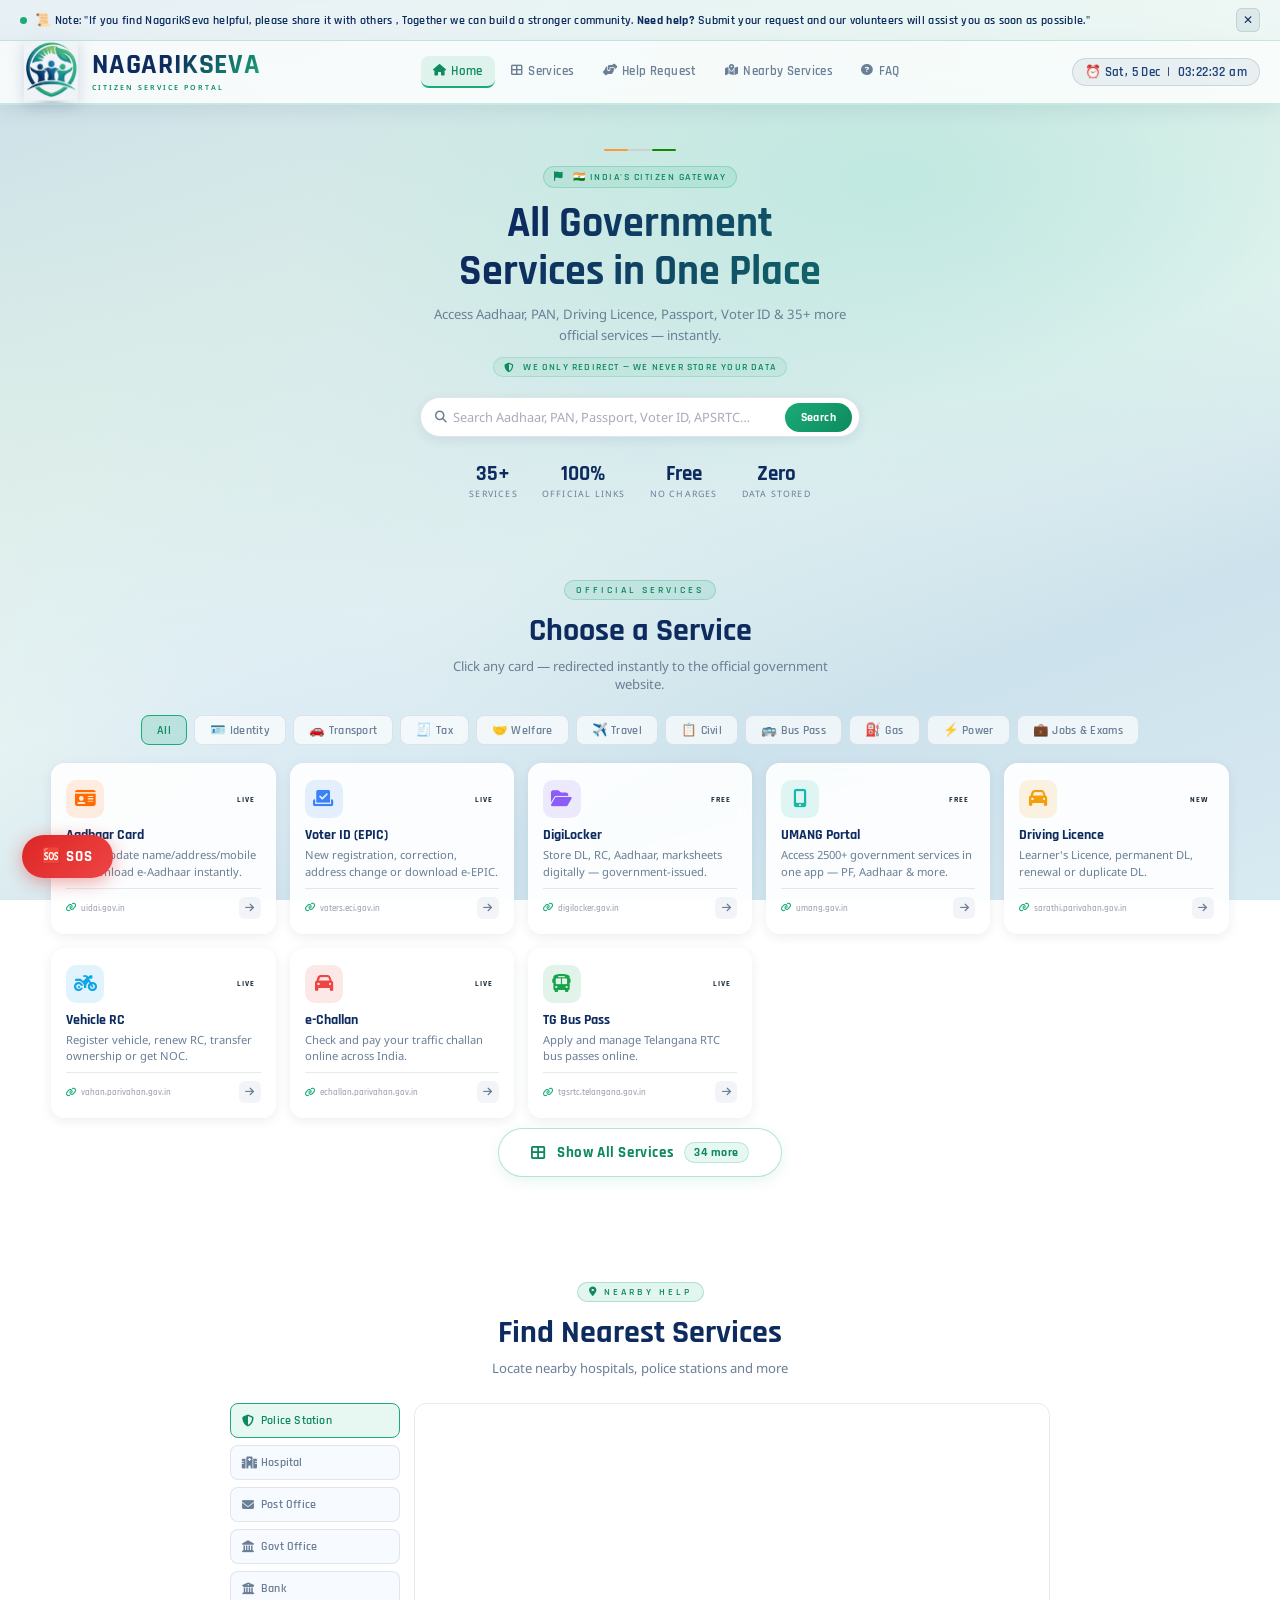
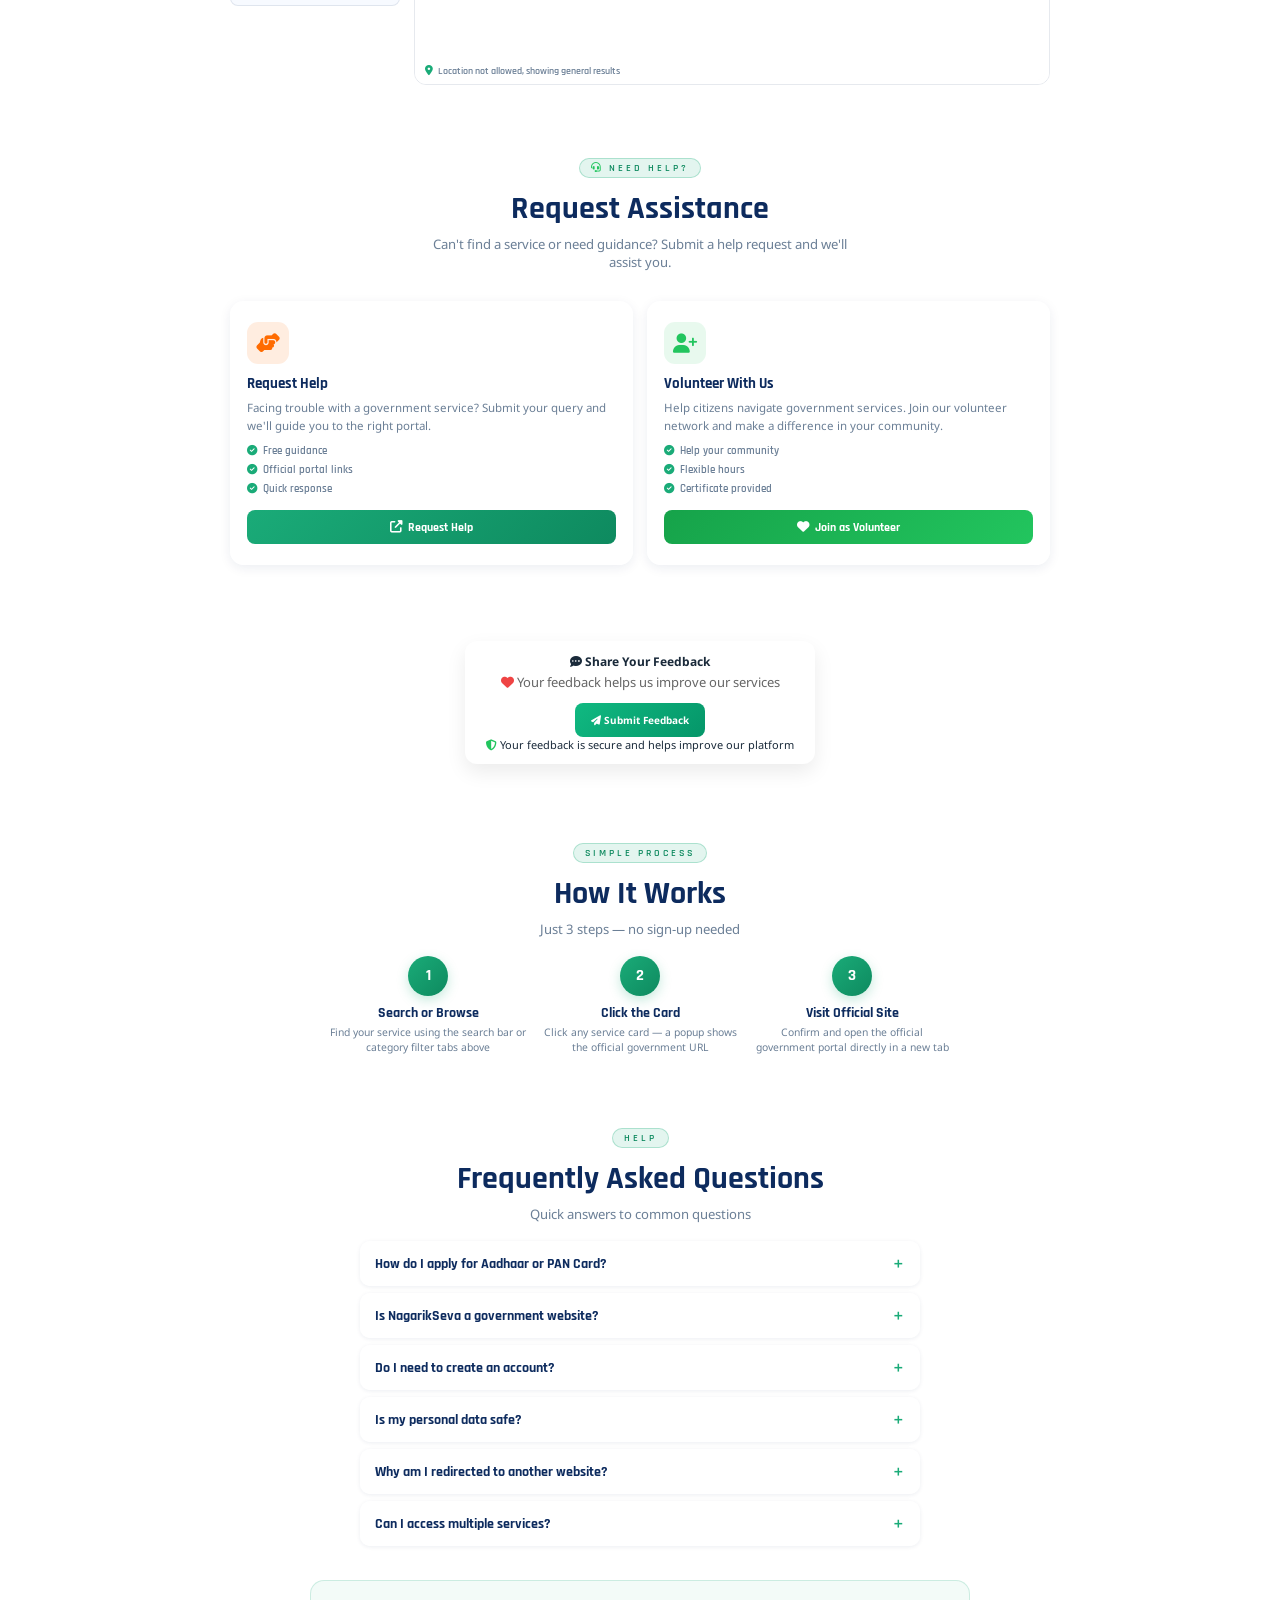
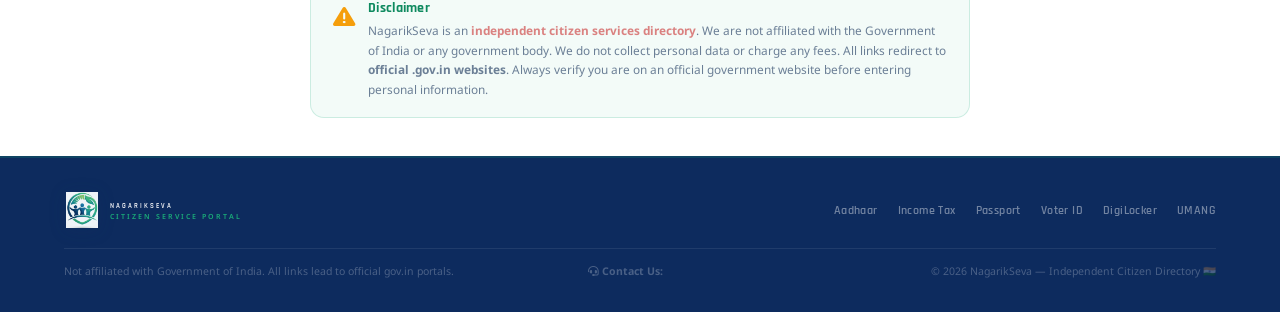
<file: index.html>
<!DOCTYPE html>
<html lang="en">
<head>
<meta charset="UTF-8">
<meta name="viewport" content="width=device-width, initial-scale=1.0">
<title>NagarikSeva – Citizen Service Portal</title>
<link rel="icon" type="image/png" href="logo.png?v=1">
<link href="https://fonts.googleapis.com/css2?family=Yatra+One&family=Rajdhani:wght@500;600;700&family=Noto+Sans:wght@300;400;500&display=swap" rel="stylesheet">
<link rel="stylesheet" href="https://cdnjs.cloudflare.com/ajax/libs/font-awesome/6.5.0/css/all.min.css">
<link rel="stylesheet" href="style.css">
</head>
<body>

<div class="orb orb1"></div>
<div class="orb orb2"></div>
<div class="orb orb3"></div>

<!-- ALERT BANNER -->
<div class="alert-banner" id="alertBanner">
  <div class="alert-inner">
    <span class="alert-dot"></span>
    <!-- <i class="fas fa-exclamation-triangle"></i> -->
    <span id="alertText">📜 Note: "If you find NagarikSeva helpful, please share it with others , Together we can build a stronger community.
 <strong>Need help?</strong> Submit your request and our volunteers will assist you as soon as possible."</span>
  </div>
  <button class="alert-close" onclick="closeAlert()">✕</button>
</div>

<!-- HEADER -->
<header id="mainHeader">
    <div class="logo">
  <img src="logo.png" alt="NagarikSeva Logo" class="logo-img">
  
  <div class="logo-txt">
    <h1 class="brand-dark">NAGARIKSEVA</h1>
    <span class="tagline">Citizen Service Portal</span>
  </div>
</div>
  </div>

  <!-- NAV MENU -->
  <nav class="nav-menu" id="navMenu">
    <a href="#home" class="nav-link active" onclick="navClick(this)"><i class="fas fa-home"></i> Home</a>
    <a href="#services" class="nav-link" onclick="navClick(this)"><i class="fas fa-th-large"></i> Services</a>
    <a href="#help-request" class="nav-link" onclick="navClick(this)"><i class="fas fa-hands-helping"></i> Help Request</a>
    <a href="#nearby" class="nav-link" onclick="navClick(this)"><i class="fas fa-map-marked-alt"></i> Nearby Services</a>
    <a href="#faq" class="nav-link" onclick="navClick(this)"><i class="fas fa-question-circle"></i> FAQ</a>
  </nav>

  <div class="header-right">
    <div id="clock">--</div>
    <button class="hamburger" id="hamburger" onclick="toggleNav()">
      <span></span><span></span><span></span>
    </button>
  </div>
</header>

<!-- HERO -->
<section class="hero" id="home">
  <div class="tricolor"><span></span><span></span><span></span></div>
  <div class="hero-pill"><i class="fas fa-flag"></i>&nbsp;🇮🇳 India's Citizen Gateway</div>
  <h1>All Government<br>Services in One Place</h1>
  <p class="hero-sub">Access Aadhaar, PAN, Driving Licence, Passport, Voter ID &amp; 35+ more official services — instantly.</p>
  <div class="platform-badge"><i class="fas fa-shield-alt"></i>&nbsp;We only redirect — we never store your data</div>
  <div class="search-wrap">
    <i class="fas fa-search"></i>
    <input id="search" placeholder="Search Aadhaar, PAN, Passport, Voter ID, APSRTC…" oninput="applyFilters()">
    <button onclick="applyFilters()">Search</button>
  </div>

  <!-- ANIMATED STATS COUNTER -->
  <div class="stats" id="statsSection">
    <div class="stat"><div class="n" data-target="35" data-suffix="+">0</div><div class="l">Services</div></div>
    <div class="stat"><div class="n" data-target="100" data-suffix="%">0</div><div class="l">Official Links</div></div>
    <div class="stat"><div class="n" data-target="0" data-prefix="Free" data-suffix="">Free</div><div class="l">No Charges</div></div>
    <div class="stat"><div class="n" data-target="0" data-prefix="Zero" data-suffix="">Zero</div><div class="l">Data Stored</div></div>
  </div>
</section>

<!-- SECTION HEADER -->
<div class="sec-hd" id="services">
  <div class="chip">Official Services</div>
  <h2>Choose a Service</h2>
  <p>Click any card — redirected instantly to the official government website.</p>
</div>

<!-- TABS -->
<div class="tabs-wrap">
  <div class="tab active" onclick="setCat('all',this)">All</div>
  <div class="tab" onclick="setCat('identity',this)">🪪 Identity</div>
  <div class="tab" onclick="setCat('transport',this)">🚗 Transport</div>
  <div class="tab" onclick="setCat('tax',this)">🧾 Tax</div>
  <div class="tab" onclick="setCat('welfare',this)">🤝 Welfare</div>
  <div class="tab" onclick="setCat('travel',this)">✈️ Travel</div>
  <div class="tab" onclick="setCat('civil',this)">📋 Civil</div>
  <div class="tab" onclick="setCat('bus',this)">🚌 Bus Pass</div>
  <div class="tab" onclick="setCat('gas',this)">⛽ Gas</div>
  <div class="tab" onclick="setCat('power',this)">⚡ Power</div>
  <div class="tab" onclick="setCat('jobs',this)">💼 Jobs &amp; Exams</div>
</div>

<!-- GRID -->
<div class="grid-wrap">
  <div class="grid" id="grid"></div>
  <!-- SHOW MORE -->
  <div class="show-more-wrap" id="showMoreWrap" style="display:none">
    <button class="show-more-btn" id="showMoreBtn" onclick="toggleShowMore()">
      <i class="fas fa-th-large"></i> Show All Services
    </button>
  </div>
</div>

<!-- MAP SECTION -->

  <section class="map-sec" id="nearby">
  <div class="sec-hd" style="padding:0 0 26px">
   <div class="chip"><i class="fas fa-location-dot"></i> Nearby Help</div>
    <h2>Find Nearest Services</h2>
    <p>Locate nearby hospitals, police stations and more</p>
  </div>

  <div class="map-grid">
    <div class="map-btns">
      <button class="map-btn active" onclick="loadMap('police',this)">
        <i class="fas fa-shield-alt"></i> Police Station
      </button>

      <button class="map-btn" onclick="loadMap('hospital',this)">
        <i class="fas fa-hospital"></i> Hospital
      </button>

      <button class="map-btn" onclick="loadMap('post+office',this)">
        <i class="fas fa-envelope"></i> Post Office
      </button>

      <button class="map-btn" onclick="loadMap('government+office',this)">
        <i class="fas fa-landmark"></i> Govt Office
      </button>

      <button class="map-btn" onclick="loadMap('bank',this)">
        <i class="fas fa-university"></i> Bank
      </button>
    </div>

    <div class="map-frame-wrap">
      <iframe id="mapFrame" class="map-frame"
        src=""
        allowfullscreen loading="lazy"></iframe>

      <div id="mapNote" class="map-overlay-note">
        <i class="fas fa-location-arrow"></i> Detecting your location...
      </div>
    </div>
  </div>
  </section>


<!-- HELP REQUEST SECTION -->
<section class="help-sec" id="help-request">
  <div class="sec-hd" style="padding:0 0 30px">
    <div class="chip"><i class="fas fa-headset" style="color:#22c55e;"></i> Need Help?</div>
    <h2>Request Assistance</h2>
    <p>Can't find a service or need guidance? Submit a help request and we'll assist you.</p>
  </div>
  <div class="help-grid">
    <!-- HELP REQUEST CARD -->
    <div class="help-card">
      <div class="help-card-icon" style="background:rgba(255,107,0,.12)"><i class="fas fa-hands-helping" style="color:#ff6b00"></i></div>
      <h3>Request Help</h3>
      <p>Facing trouble with a government service? Submit your query and we'll guide you to the right portal.</p>
      <ul class="help-features">
        <li><i class="fas fa-check-circle"></i> Free guidance</li>
        <li><i class="fas fa-check-circle"></i> Official portal links</li>
        <li><i class="fas fa-check-circle"></i> Quick response</li>
      </ul>
      <a href="https://docs.google.com/forms/d/e/1FAIpQLSfQ_2EjH6rmkpcDahp77nTVxKH8hXeXDVtqHcNDtQwy5_dV9A/viewform?usp=header" target="_blank" class="help-btn" onclick="toast('✅ Opening Help Request form…');return true;">
        <i class="fas fa-external-link-alt"></i> Request Help 
      </a>
    </div>


    <!-- VOLUNTEER CARD -->
<div class="help-card">
  <div class="help-card-icon" style="background:rgba(34,197,94,.1)">
    <i class="fas fa-user-plus" style="color:#22c55e"></i>
  </div>

  <h3>Volunteer With Us</h3>

  <p>
    Help citizens navigate government services. Join our volunteer network and make a difference in your community.
  </p>

  <ul class="help-features">
    <li><i class="fas fa-check-circle"></i> Help your community</li>
    <li><i class="fas fa-check-circle"></i> Flexible hours</li>
    <li><i class="fas fa-check-circle"></i> Certificate provided</li>
  </ul>

  <!-- 🔥 GOOGLE FORM BUTTON -->
  <a href="https://docs.google.com/forms/d/e/1FAIpQLSe5fq1byU1an5QhBDSVIOFkaPsxRyb0RLARa9OQ42tIqEKj8w/viewform" 
     target="_blank" 
     class="help-btn green"
     onclick="toast('✅ Opening Volunteer Form…');">

    <i class="fas fa-heart"></i> Join as Volunteer

  </a>
</div> 
</section>


<!-- feed back -->

<section class="feedback-section">

  <div class="feedback-card">

    <h2><i class="fas fa-comment-dots"></i> Share Your Feedback</h2>

<p class="sub-text">
  <i class="fas fa-heart" style="color:#ef4444;"></i>
  Your feedback helps us improve our services
</p>


    <!-- ✅ YOUR GOOGLE FORM LINK -->
    <a href="https://docs.google.com/forms/d/e/1FAIpQLSekVgVvl9qGmydQDMsQ9o4hODE_IAAKKHx9mjnfBGCtImVN9Q/viewform"
       target="_blank"
       class="feedback-btn">
       <i class="fas fa-paper-plane"></i> Submit Feedback
    </a>

    <p class="trust-text">
      <i class="fas fa-shield-alt" style="color:#22c55e;"></i>
      Your feedback is secure and helps improve our platform
    </p>
  </div>

</section>

<!-- HOW IT WORKS -->
<section class="hiw">
  <div class="sec-hd" style="padding:0">
    <div class="chip">Simple Process</div>
    <h2>How It Works</h2>
    <p>Just 3 steps — no sign-up needed</p>
  </div>
  <div class="hiw-grid">
    <div class="hiw-step">
      <div class="hiw-num">1</div>
      <h4>Search or Browse</h4>
      <p>Find your service using the search bar or category filter tabs above</p>
    </div>
    <div class="hiw-step">
      <div class="hiw-num">2</div>
      <h4>Click the Card</h4>
      <p>Click any service card — a popup shows the official government URL</p>
    </div>
    <div class="hiw-step">
      <div class="hiw-num">3</div>
      <h4>Visit Official Site</h4>
      <p>Confirm and open the official government portal directly in a new tab</p>
    </div>
  </div>
</section>


<!-- FAQ -->
<section class="faq-sec" id="faq">
  <div class="sec-hd" style="padding:0">
    <div class="chip">Help</div>
    <h2>Frequently Asked Questions</h2>
    <p>Quick answers to common questions</p>
  </div>
  <div class="faq-list">
    <details>
      <summary>How do I apply for Aadhaar or PAN Card?</summary>
      <p>Click on the Aadhaar or PAN Card card. A popup will confirm the official URL. Click "Go to Official Site" to open the government portal directly in a new tab.</p>
    </details>
    <details>
      <summary>Is NagarikSeva a government website?</summary>
      <p>No. NagarikSeva is an independent citizen-friendly platform. We are not affiliated with any government department. We simply provide direct links to official government portals to save your time.</p>
    </details>
    <details>
      <summary>Do I need to create an account?</summary>
      <p>No login or registration is required on NagarikSeva. You can directly browse and access any service. Accounts may be required on the official government websites themselves.</p>
    </details>
    <details>
      <summary>Is my personal data safe?</summary>
      <p>Yes — completely. NagarikSeva does not collect, store, or process any personal information. All your data goes directly to the official government portal.</p>
    </details>
    <details>
      <summary>Why am I redirected to another website?</summary>
      <p>All government services are officially processed only on government portals (.gov.in websites). We redirect you there because those are the only legitimate places to apply.</p>
    </details>
    <details>
      <summary>Can I access multiple services?</summary>
      <p>Yes! You can access any number of services at any time. Each click opens the respective official government website in a new tab so you can use many at once.</p>
    </details>
  </div>
</section>

<!-- DISCLAIMER -->
<section class="disc-sec">
  <div class="disc-box">
    <span class="disc-icon">
      <i class="fas fa-triangle-exclamation" style="color:#f59e0b;"></i>
    </span>
    <div>
      <h4>Disclaimer</h4>
      <p>NagarikSeva is an <strong style="color:rgba(207, 72, 72, 0.68)">independent citizen services directory</strong>. We are not affiliated with the Government of India or any government body. We do not collect personal data or charge any fees. All links redirect to <strong style="color:var(--gold)">official .gov.in websites</strong>. Always verify you are on an official government website before entering personal information.</p>
    </div>
  </div>
</section>

<!-- FOOTER -->
<footer>
  <div class="f-top">
    <div class="logo">
      <img src="logo.png" alt="NagarikSeva Logo" class="logo-img" style="width:36px;height:36px">
      <div class="logo-txt"><h1 style="font-size:1rem"><span class="brand-dark">NAGARIKSEVA</span></h1><span>Citizen Service Portal</span></div>
    </div>
    <div class="f-links">
      <a href="https://uidai.gov.in" target="_blank">Aadhaar</a>
      <a href="https://www.incometax.gov.in" target="_blank">Income Tax</a>
      <a href="https://passportindia.gov.in" target="_blank">Passport</a>
      <a href="https://voters.eci.gov.in" target="_blank">Voter ID</a>
      <a href="https://digilocker.gov.in" target="_blank">DigiLocker</a>
      <a href="https://umang.gov.in" target="_blank">UMANG</a>
    </div>
  </div>
  <div class="f-bot">
         <p>Not affiliated with Government of India. All links lead to official gov.in portals.</p>
          <p>
          <strong><i class="fas fa-headset"></i> Contact Us:</strong><br><br>
              
           <p>
  
        <p>© 2026 NagarikSeva — Independent Citizen Directory 🇮🇳</p>
  </div>
</footer>

<!-- SERVICE POPUP -->
<div class="pop-ov" id="overlay" onclick="closePop(event)">
  <div class="popup">
    <div class="p-icon-wrap" id="pIconWrap"><i id="pIcon" class="fas fa-link"></i></div>
    <h3 id="pTitle">Opening Official Site</h3>
    <p class="p-desc" id="pDesc">You will be redirected to the official government portal.</p>
    <div class="p-url" id="pUrl"></div>
   <p class="p-note">
      <i class="fas fa-circle-info" style="color:#0ea5e9;"></i>Official Government of India website. NagarikSeva does not collect any data.
    </p>
   
    <div class="p-btns">
      <button class="btn-x" onclick="closePopBtn()">✕ Cancel</button>
      <button class="btn-go" onclick="doGo()">🚀 Go to Official Site</button>
    </div>
  </div>
</div>

<!-- VOLUNTEER POPUP -->
<div class="pop-ov" id="volunteerOverlay" onclick="closeVolPop(event)">
  <div class="popup">
    <div class="p-icon-wrap" style="background:rgba(34,197,94,.12);border-radius:18px"><i class="fas fa-user-plus" style="color:#22c55e;font-size:1.7rem"></i></div>
    <h3>Join as Volunteer</h3>
    <p class="p-desc">Fill in your details and help citizens navigate government services in your area.</p>
    <div class="vol-form">
      <input class="vol-input" type="text" id="volName" placeholder="Your Full Name">
      <input class="vol-input" type="tel" id="volPhone" placeholder="Phone Number">
      <input class="vol-input" type="text" id="volCity" placeholder="City / District">
      <select class="vol-input" id="volSkill">
        <option value="">Select Your Skill</option>
        <option>Government Services Knowledge</option>
        <option>Translation / Local Language</option>
        <option>Tech Support</option>
        <option>Community Outreach</option>
      </select>
    </div>
    <div class="p-btns" style="margin-top:14px">
      <button class="btn-x" onclick="closeVolPop()">✕ Cancel</button>
      <button class="btn-go" style="background:linear-gradient(135deg,#16a34a,#22c55e)" onclick="submitVol()">✅ Submit</button>
    </div>
  </div>
</div>



<!-- TOAST -->
<div class="toast" id="toast"><i class="fas fa-check-circle"></i><span id="toastMsg"></span></div>


<!-- SOS BUTTON -->
<button class="sos-btn" onclick="openSOS()">🆘 SOS</button>

<!-- SOS POPUP -->
<div class="sos-ov" id="sosOverlay" onclick="closeSOS(event)">
  <div class="sos-popup">
    <div class="sos-header">
      <span class="sos-title">🚨 Emergency Helplines</span>
      <button class="sos-close" onclick="closeSOS()">✕</button>
    </div>
    <p class="sos-sub">Tap any number to call instantly</p>
    <div class="sos-list">
      <a href="tel:112" class="sos-item sos-red"><div class="sos-left"><span class="sos-icon">🆘</span><div><span class="sos-name">National Emergency</span><span class="sos-desc">All emergencies</span></div></div><span class="sos-num">112</span></a>
      <a href="tel:100" class="sos-item sos-blue"><div class="sos-left"><span class="sos-icon">👮</span><div><span class="sos-name">Police</span><span class="sos-desc">Law & order</span></div></div><span class="sos-num">100</span></a>
      <a href="tel:102" class="sos-item sos-green"><div class="sos-left"><span class="sos-icon">🚑</span><div><span class="sos-name">Ambulance</span><span class="sos-desc">Medical emergency</span></div></div><span class="sos-num">102/108</span></a>
      <a href="tel:101" class="sos-item sos-orange"><div class="sos-left"><span class="sos-icon">🚒</span><div><span class="sos-name">Fire Brigade</span><span class="sos-desc">Fire emergency</span></div></div><span class="sos-num">101</span></a>
      <a href="tel:1091" class="sos-item sos-pink"><div class="sos-left"><span class="sos-icon">👩</span><div><span class="sos-name">Women Helpline</span><span class="sos-desc">Women in distress</span></div></div><span class="sos-num">1091</span></a>
      <a href="tel:1098" class="sos-item sos-purple"><div class="sos-left"><span class="sos-icon">🧒</span><div><span class="sos-name">Child Helpline</span><span class="sos-desc">Child in danger</span></div></div><span class="sos-num">1098</span></a>
    </div>
    <p class="sos-note">📍 Share your location with the operator when calling</p>
  </div>
</div>


<script src="script.js"></script>
</body>
</html>
</file>
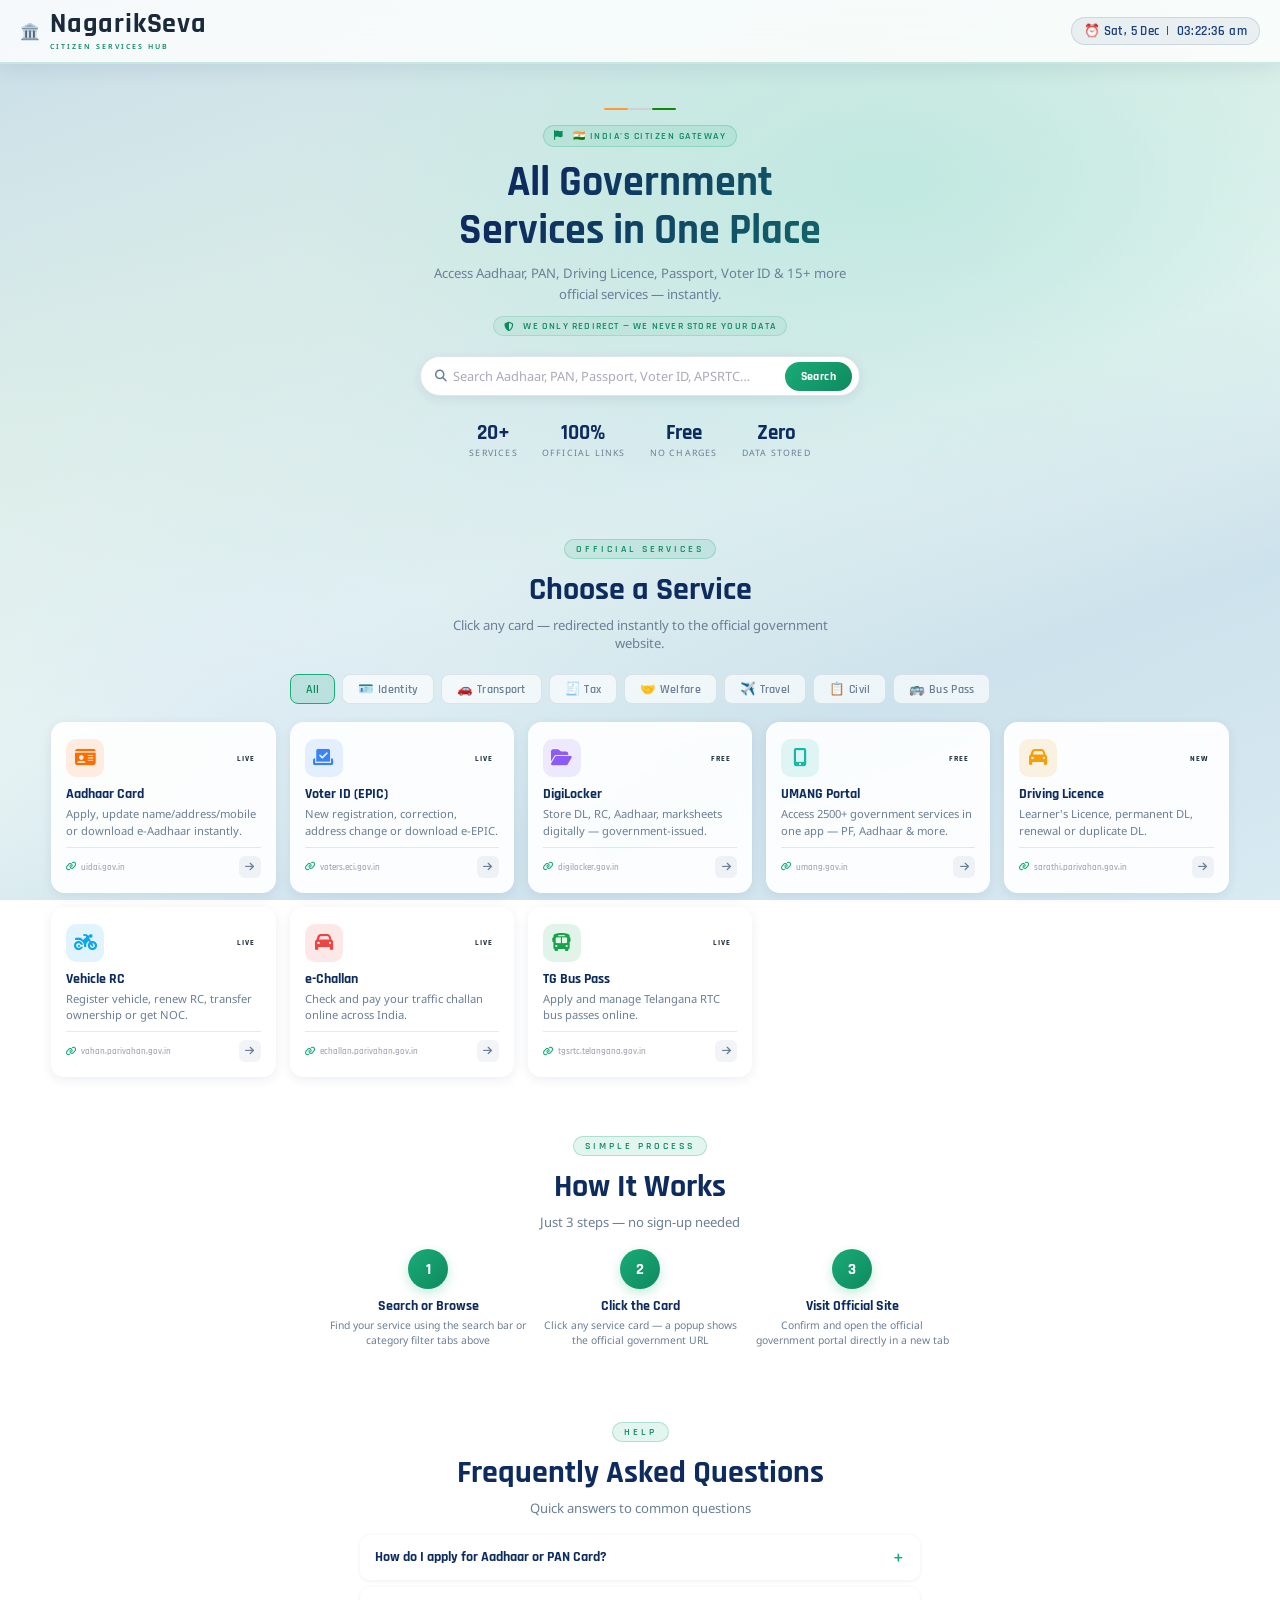
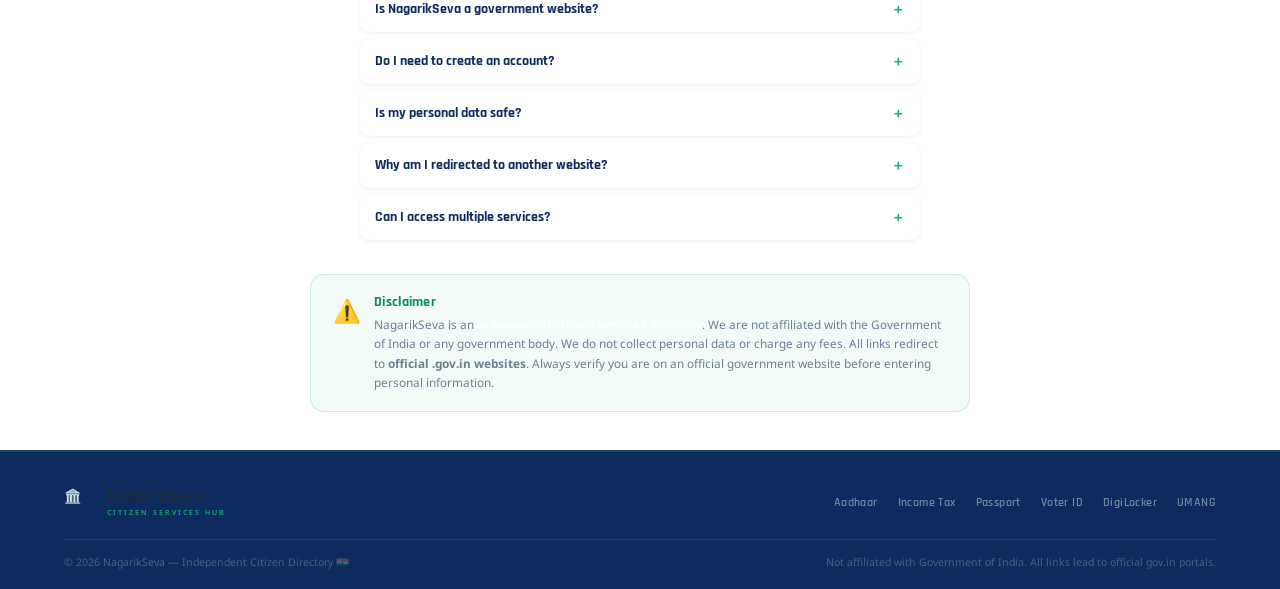
<file: index2.html>
<!DOCTYPE html>
<html lang="en">
<head>
<meta charset="UTF-8">
<meta name="viewport" content="width=device-width, initial-scale=1.0">
<title>NagarikSeva – Citizen Services Hub</title>
<link href="https://fonts.googleapis.com/css2?family=Yatra+One&family=Rajdhani:wght@500;600;700&family=Noto+Sans:wght@300;400;500&display=swap" rel="stylesheet">
<link rel="stylesheet" href="https://cdnjs.cloudflare.com/ajax/libs/font-awesome/6.5.0/css/all.min.css">


<link rel="stylesheet" href="style.css">

</head>
<body>

<div class="orb orb1"></div>
<div class="orb orb2"></div>
<div class="orb orb3"></div>

<!-- HEADER -->
<header>
  <div class="logo">
    <div class="logo-ball">🏛️</div>
    <div class="logo-txt">
      <h1>NagarikSeva</h1>
      <span>Citizen Services Hub</span>
    </div>
  </div>
  <div id="clock">--</div>
</header>

<!-- HERO -->
<section class="hero">
  <div class="tricolor"><span></span><span></span><span></span></div>
  <div class="hero-pill"><i class="fas fa-flag"></i>&nbsp;🇮🇳 India's Citizen Gateway</div>
  <h1>All Government<br>Services in One Place</h1>
  <p class="hero-sub">Access Aadhaar, PAN, Driving Licence, Passport, Voter ID &amp; 15+ more official services — instantly.</p>
  <div class="platform-badge"><i class="fas fa-shield-alt"></i>&nbsp;We only redirect — we never store your data</div>
  <div class="search-wrap">
    <i class="fas fa-search"></i>
    <input id="search" placeholder="Search Aadhaar, PAN, Passport, Voter ID, APSRTC…" oninput="applyFilters()">
    <button onclick="applyFilters()">Search</button>
  </div>
  <div class="stats">
    <div class="stat"><div class="n">20+</div><div class="l">Services</div></div>
    <div class="stat"><div class="n">100%</div><div class="l">Official Links</div></div>
    <div class="stat"><div class="n">Free</div><div class="l">No Charges</div></div>
    <div class="stat"><div class="n">Zero</div><div class="l">Data Stored</div></div>
  </div>
</section>

<!-- SECTION HEADER -->
<div class="sec-hd">
  <div class="chip">Official Services</div>
  <h2>Choose a Service</h2>
  <p>Click any card — redirected instantly to the official government website.</p>
</div>

<!-- TABS -->
<div class="tabs-wrap">
  <div class="tab active" onclick="setCat('all',this)">All</div>
  <div class="tab" onclick="setCat('identity',this)">🪪 Identity</div>
  <div class="tab" onclick="setCat('transport',this)">🚗 Transport</div>
  <div class="tab" onclick="setCat('tax',this)">🧾 Tax</div>
  <div class="tab" onclick="setCat('welfare',this)">🤝 Welfare</div>
  <div class="tab" onclick="setCat('travel',this)">✈️ Travel</div>
  <div class="tab" onclick="setCat('civil',this)">📋 Civil</div>
  <div class="tab" onclick="setCat('bus',this)">🚌 Bus Pass</div>
</div>

<!-- GRID -->
<div class="grid-wrap">
  <div class="grid" id="grid"></div>
</div>

<!-- HOW IT WORKS -->
<section class="hiw">
  <div class="sec-hd" style="padding:0">
    <div class="chip">Simple Process</div>
    <h2>How It Works</h2>
    <p>Just 3 steps — no sign-up needed</p>
  </div>
  <div class="hiw-grid">
    <div class="hiw-step">
      <div class="hiw-num">1</div>
      <h4>Search or Browse</h4>
      <p>Find your service using the search bar or category filter tabs above</p>
    </div>
    <div class="hiw-step">
      <div class="hiw-num">2</div>
      <h4>Click the Card</h4>
      <p>Click any service card — a popup shows the official government URL</p>
    </div>
    <div class="hiw-step">
      <div class="hiw-num">3</div>
      <h4>Visit Official Site</h4>
      <p>Confirm and open the official government portal directly in a new tab</p>
    </div>
  </div>
</section>

<!-- FAQ -->
<section class="faq-sec">
  <div class="sec-hd" style="padding:0">
    <div class="chip">Help</div>
    <h2>Frequently Asked Questions</h2>
    <p>Quick answers to common questions</p>
  </div>
  <div class="faq-list">
    <details>
      <summary>How do I apply for Aadhaar or PAN Card?</summary>
      <p>Click on the Aadhaar or PAN Card card. A popup will confirm the official URL. Click "Go to Official Site" to open the government portal directly in a new tab.</p>
    </details>
    <details>
      <summary>Is NagarikSeva a government website?</summary>
      <p>No. NagarikSeva is an independent citizen-friendly platform. We are not affiliated with any government department. We simply provide direct links to official government portals to save your time.</p>
    </details>
    <details>
      <summary>Do I need to create an account?</summary>
      <p>No login or registration is required on NagarikSeva. You can directly browse and access any service. Accounts may be required on the official government websites themselves.</p>
    </details>
    <details>
      <summary>Is my personal data safe?</summary>
      <p>Yes — completely. NagarikSeva does not collect, store, or process any personal information. All your data goes directly to the official government portal.</p>
    </details>
    <details>
      <summary>Why am I redirected to another website?</summary>
      <p>All government services are officially processed only on government portals (.gov.in websites). We redirect you there because those are the only legitimate places to apply.</p>
    </details>
    <details>
      <summary>Can I access multiple services?</summary>
      <p>Yes! You can access any number of services at any time. Each click opens the respective official government website in a new tab so you can use many at once.</p>
    </details>
  </div>
</section>

<!-- DISCLAIMER -->
<section class="disc-sec">
  <div class="disc-box">
    <span class="disc-icon">⚠️</span>
    <div>
      <h4>Disclaimer</h4>
      <p>NagarikSeva is an <strong style="color:rgba(255,255,255,.68)">independent citizen services directory</strong>. We are not affiliated with the Government of India or any government body. We do not collect personal data or charge any fees. All links redirect to <strong style="color:var(--gold)">official .gov.in websites</strong>. Always verify you are on an official government website before entering personal information.</p>
    </div>
  </div>
</section>

<!-- FOOTER -->
<footer>



    
  <div class="f-top">
    <div class="logo">
      <div class="logo-ball" style="width:33px;height:33px;font-size:14px">🏛️</div>
      <div class="logo-txt"><h1 style="font-size:1.08rem">NagarikSeva</h1><span>Citizen Services Hub</span></div>
    </div>
    <div class="f-links">
      <a href="https://uidai.gov.in" target="_blank">Aadhaar</a>
      <a href="https://www.incometax.gov.in" target="_blank">Income Tax</a>
      <a href="https://passportindia.gov.in" target="_blank">Passport</a>
      <a href="https://voters.eci.gov.in" target="_blank">Voter ID</a>
      <a href="https://digilocker.gov.in" target="_blank">DigiLocker</a>
      <a href="https://umang.gov.in" target="_blank">UMANG</a>
    </div>
  </div>
  <div class="f-bot">
    <p>© 2026 NagarikSeva — Independent Citizen Directory 🇮🇳</p>
    <p>Not affiliated with Government of India. All links lead to official gov.in portals.</p>
  </div>
</footer>

<!-- POPUP -->
<div class="pop-ov" id="overlay" onclick="closePop(event)">
  <div class="popup">
    <div class="p-icon-wrap" id="pIconWrap"><i id="pIcon" class="fas fa-link"></i></div>
    <h3 id="pTitle">Opening Official Site</h3>
    <p class="p-desc" id="pDesc">You will be redirected to the official government portal.</p>
    <div class="p-url" id="pUrl"></div>
    <p class="p-note">🔒 Official Government of India website. NagarikSeva does not collect any data.</p>
    <div class="p-btns">
      <button class="btn-x" onclick="closePopBtn()">✕ Cancel</button>
      <button class="btn-go" onclick="doGo()">🚀 Go to Official Site</button>
    </div>
  </div>
</div>

<!-- TOAST -->
<div class="toast" id="toast"><i class="fas fa-check-circle"></i><span id="toastMsg"></span></div>


<script src="script.js"></script>

</body>
</html>
</file>
<file: style.css>
/* ── THEME: Light Wave — Navy + Teal-Green ── */
:root{
  --bg:transparent;
  --bg2:transparent;
  --card:rgba(255,255,255,0.75);
  --card2:rgba(247,252,255,0.78);
  --navy:#0d2b5e;
  --navy2:#1a3f7a;
  --teal:#1aab78;
  --teal2:#0e8a5f;
  --teal-lt:#d0f0e4;
  --white:#ffffff;
  --text:#1a2a3a;
  --muted:#6b7f96;
  --bdr:rgba(13,43,94,0.10);
  --shadow:rgba(13,43,94,0.08);
}
*{margin:0;padding:0;box-sizing:border-box}
html{scroll-behavior:smooth}

/* ── WAVE BACKGROUND — fixed, covers full page, matches the image exactly ── */
html{
  background:
    radial-gradient(ellipse 80% 60% at 70% 20%, rgba(180,230,220,0.7) 0%, transparent 60%),
    radial-gradient(ellipse 60% 50% at 20% 80%, rgba(220,235,245,0.8) 0%, transparent 55%),
    radial-gradient(ellipse 90% 70% at 50% 50%, rgba(200,225,235,0.5) 0%, transparent 70%),
    linear-gradient(160deg, #c8dde8 0%, #ddeee8 30%, #eaf6f2 55%, #cde2ec 75%, #d8eaf2 100%);
  background-attachment:fixed;
  background-size:cover;
}

body{font-family:'Noto Sans',sans-serif;background:transparent;color:var(--text);min-height:100vh;overflow-x:hidden}

/* ORBs — hidden */
.orb{display:none}

/* ── ALERT BANNER ── */
.alert-banner{position:relative;z-index:100;background:rgba(255,255,255,0.55);border-bottom:1px solid rgba(26,171,120,.18);padding:8px 20px;display:flex;align-items:center;justify-content:space-between;gap:10px;backdrop-filter:blur(10px)}
.alert-inner{display:flex;align-items:center;gap:8px;font-family:'Rajdhani',sans-serif;font-weight:600;font-size:.78rem;color:var(--navy);letter-spacing:.3px;flex:1}
.alert-inner i{color:var(--teal);font-size:.85rem;flex-shrink:0}
.alert-dot{width:7px;height:7px;border-radius:50%;background:var(--teal);flex-shrink:0;animation:blinkDot 1.4s ease-in-out infinite}
@keyframes blinkDot{0%,100%{opacity:1}50%{opacity:.2}}
.alert-close{background:rgba(13,43,94,.07);border:1px solid rgba(13,43,94,.12);color:var(--navy);width:24px;height:24px;border-radius:6px;cursor:pointer;font-size:.72rem;flex-shrink:0;transition:background .2s}
.alert-close:hover{background:rgba(13,43,94,.13)}

/* ── HEADER ── */
header{position:sticky;top:0;z-index:99;display:flex;justify-content:space-between;align-items:center;padding:0 20px;height:64px;background:rgba(255,255,255,0.82);backdrop-filter:blur(22px);-webkit-backdrop-filter:blur(22px);border-bottom:2px solid rgba(26,171,120,.22);box-shadow:0 2px 24px rgba(13,43,94,.1);gap:18px}

/* Logo */
.logo{display:flex;align-items:center;gap:10px;flex-shrink:0}
.logo-img{width:62px;height:62px;object-fit:contain;filter:drop-shadow(0 2px 8px rgba(13,43,94,.18))}
.logo-txt h1{font-family:'Rajdhani',sans-serif;font-weight:800;font-size:1.72rem;letter-spacing:.8px;line-height:1}
.brand-dark{background:linear-gradient(135deg,var(--navy) 45%,var(--teal));-webkit-background-clip:text;-webkit-text-fill-color:transparent;background-clip:text}
.logo-txt span{display:block;font-size:.44rem;color:var(--teal2);letter-spacing:2px;text-transform:uppercase;margin-top:2px;font-weight:600}

/* Nav */
.nav-menu{display:flex;align-items:center;gap:4px;flex:1;justify-content:center}
.nav-link{display:flex;align-items:center;gap:5px;color:var(--muted);text-decoration:none;font-family:'Rajdhani',sans-serif;font-weight:600;font-size:.8rem;letter-spacing:.4px;padding:7px 12px;border-radius:8px;transition:all .2s;white-space:nowrap;border-bottom:2px solid transparent}
.nav-link i{font-size:.72rem}
.nav-link:hover,.nav-link.active{background:rgba(26,171,120,.1);color:var(--teal2);border-bottom-color:var(--teal)}
.hamburger{display:none;flex-direction:column;gap:4px;background:none;border:none;cursor:pointer;padding:5px}
.hamburger span{display:block;width:20px;height:2px;background:var(--navy);border-radius:2px;transition:all .3s}
.hamburger.open span:nth-child(1){transform:rotate(45deg) translate(4px,4px)}
.hamburger.open span:nth-child(2){opacity:0}
.hamburger.open span:nth-child(3){transform:rotate(-45deg) translate(4px,-4px)}
.header-right{display:flex;align-items:center;gap:10px;flex-shrink:0}
#clock{font-family:'Rajdhani',sans-serif;font-weight:600;font-size:.8rem;color:var(--navy2);background:rgba(13,43,94,.06);border:1px solid rgba(13,43,94,.13);padding:5px 12px;border-radius:20px;letter-spacing:.4px;white-space:nowrap}


/* ── HERO ── */
.hero{position:relative;z-index:1;text-align:center;padding:44px 4% 32px;background:transparent}
.tricolor{display:flex;justify-content:center;margin-bottom:17px}
.tricolor span{width:30px;height:3px;border-radius:2px}
.tricolor span:nth-child(1){background:#FF9933}
.tricolor span:nth-child(2){background:#d0d0d0}
.tricolor span:nth-child(3){background:#138808}
.tricolor{display:flex;justify-content:center;margin-bottom:12px}
.tricolor span{width:24px;height:2px;border-radius:2px}
.hero-pill{display:inline-flex;align-items:center;gap:5px;background:rgba(26,171,120,.1);border:1px solid rgba(26,171,120,.25);color:var(--teal2);font-family:'Rajdhani',sans-serif;font-weight:600;font-size:.62rem;letter-spacing:1.5px;text-transform:uppercase;padding:4px 10px;border-radius:16px;margin-bottom:12px}
.hero h1{font-family:'Rajdhani',sans-serif;font-size:clamp(1.7rem,4.5vw,2.6rem);font-weight:800;line-height:1.15;margin-bottom:8px;background:linear-gradient(130deg,var(--navy) 40%,var(--teal));-webkit-background-clip:text;-webkit-text-fill-color:transparent;background-clip:text}
.hero-sub{color:var(--muted);font-size:.82rem;max-width:440px;margin:0 auto 8px;line-height:1.6}
.platform-badge{display:inline-flex;align-items:center;gap:5px;background:rgba(26,171,120,.08);border:1px solid rgba(26,171,120,.2);color:var(--teal2);font-family:'Rajdhani',sans-serif;font-weight:600;font-size:.6rem;letter-spacing:1.2px;text-transform:uppercase;padding:3px 10px;border-radius:16px;margin-bottom:20px}
.search-wrap{max-width:440px;margin:0 auto 24px;background:#fff;border:1px solid rgba(13,43,94,.12);border-radius:40px;overflow:hidden;display:flex;align-items:center;padding:0 4px 0 14px;transition:.25s;box-shadow:0 3px 12px rgba(13,43,94,.08)}
.search-wrap:focus-within{border-color:var(--teal);box-shadow:0 0 0 2px rgba(26,171,120,.13)}
.search-wrap i{color:var(--muted);font-size:.75rem;margin-right:6px}
.search-wrap input{flex:1;background:none;border:none;outline:none;color:var(--text);padding:10px 0;font-family:'Noto Sans',sans-serif;font-size:.8rem}
.search-wrap input::placeholder{color:#aab}
.search-wrap button{background:linear-gradient(135deg,var(--teal),var(--teal2));border:none;color:#fff;padding:7px 16px;border-radius:30px;margin:3px;font-family:'Rajdhani',sans-serif;font-weight:700;font-size:.75rem;cursor:pointer;letter-spacing:.4px;transition:.2s}
.search-wrap button:hover{opacity:.88}
.stats{display:flex;justify-content:center;gap:24px;flex-wrap:wrap}
.stat .n{font-family:'Rajdhani',sans-serif;font-weight:700;font-size:1.3rem;color:var(--navy)}
.stat .l{font-size:.55rem;color:var(--muted);letter-spacing:1.2px;text-transform:uppercase;margin-top:1px}

/* ── SECTION HEADER ── */
.sec-hd{text-align:center;padding:44px 4% 6px;position:relative;z-index:1;background:transparent}
.chip{display:inline-block;background:rgba(26,171,120,.12);border:1px solid rgba(26,171,120,.28);color:var(--teal2);font-family:'Rajdhani',sans-serif;font-weight:600;font-size:.62rem;letter-spacing:3px;text-transform:uppercase;padding:3px 11px;border-radius:20px;margin-bottom:10px}
.sec-hd h2{font-family:'Rajdhani',sans-serif;font-weight:800;font-size:clamp(1.4rem,3vw,2rem);margin-bottom:6px;color:var(--navy)}
.sec-hd p{color:var(--muted);font-size:.82rem;max-width:420px;margin:0 auto}

/* ── TABS ── */
.tabs-wrap{position:relative;z-index:1;padding:16px 4% 0;display:flex;gap:7px;flex-wrap:wrap;justify-content:center;background:transparent}
.tab{background:rgba(255,255,255,.65);border:1.5px solid rgba(13,43,94,.1);color:var(--muted);padding:6px 15px;border-radius:8px;cursor:pointer;font-family:'Rajdhani',sans-serif;font-weight:600;font-size:.78rem;letter-spacing:.3px;transition:all .2s;user-select:none;backdrop-filter:blur(6px)}
.tab.active,.tab:hover{background:rgba(26,171,120,.18);border-color:var(--teal);color:var(--teal2)}

/* ── GRID ── */
.grid-wrap{position:relative;z-index:1;padding:18px 4% 20px;background:transparent}
.grid{display:grid;grid-template-columns:repeat(auto-fill,minmax(218px,1fr));gap:14px}

/* ── CARD ── */
.card{background:rgba(255,255,255,0.9);border:1px solid rgba(255,255,255,.6);border-radius:14px;padding:16px 14px 14px;cursor:pointer;transition:all .25s;position:relative;overflow:hidden;animation:up .4s ease both;box-shadow:0 3px 12px rgba(13,43,94,.08);backdrop-filter:blur(6px);-webkit-backdrop-filter:blur(6px)}
@keyframes up{from{opacity:0;transform:translateY(10px)}to{opacity:1;transform:translateY(0)}}
.card::after{content:'';position:absolute;inset:0;background:linear-gradient(135deg,rgba(26,171,120,.05),transparent 60%);opacity:0;transition:opacity .25s}
.card:hover{transform:translateY(-5px);border-color:rgba(26,171,120,.3);box-shadow:0 12px 28px rgba(13,43,94,.12)}
.card:hover::after{opacity:1}
.card-top{display:flex;justify-content:space-between;align-items:center;margin-bottom:8px}
.c-icon{width:38px;height:38px;border-radius:10px;display:flex;align-items:center;justify-content:center;font-size:1rem;transition:.25s}
.card:hover .c-icon{transform:scale(1.1)}
.c-pill{font-family:'Rajdhani',sans-serif;font-weight:700;font-size:.52rem;letter-spacing:1px;text-transform:uppercase;padding:2px 6px;border-radius:6px}
.card h3{font-family:'Rajdhani',sans-serif;font-weight:700;font-size:.9rem;margin-bottom:3px;color:var(--navy)}
.card-desc{color:var(--muted);font-size:.7rem;line-height:1.45;margin-bottom:8px}
.card-footer{display:flex;justify-content:space-between;align-items:center;border-top:1px solid var(--bdr);padding-top:8px}
.c-site{font-size:.58rem;color:#aab;font-family:'Rajdhani',sans-serif;font-weight:600;display:flex;align-items:center;gap:4px}
.c-site i{font-size:.55rem;color:var(--teal)}
.c-arrow{width:22px;height:22px;background:rgba(13,43,94,.05);border-radius:6px;display:flex;align-items:center;justify-content:center;font-size:.65rem;color:var(--muted);transition:.2s}
.card:hover .c-arrow{background:var(--teal);box-shadow:0 3px 9px rgba(26,171,120,.28);color:#fff}
.no-res{grid-column:1/-1;text-align:center;padding:40px 15px;color:var(--muted)}
.no-res i{font-size:2.2rem;margin-bottom:10px;display:block;color:rgba(13,43,94,.15)}
/* ── SHOW MORE ── */
.show-more-wrap{display:flex;justify-content:center;padding:10px 0 48px;position:relative;z-index:1;background:transparent}
.show-more-btn{display:inline-flex;align-items:center;gap:10px;background:#fff;border:1.5px solid rgba(26,171,120,.32);color:var(--teal2);padding:13px 32px;border-radius:50px;cursor:pointer;font-family:'Rajdhani',sans-serif;font-weight:700;font-size:.92rem;letter-spacing:.6px;transition:all .25s;box-shadow:0 4px 14px rgba(26,171,120,.1)}
.show-more-btn:hover{border-color:var(--teal);box-shadow:0 0 0 3px rgba(26,171,120,.1),0 8px 24px rgba(26,171,120,.14);transform:translateY(-2px)}
.sm-count{background:rgba(26,171,120,.1);border:1px solid rgba(26,171,120,.22);color:var(--teal2);padding:2px 9px;border-radius:20px;font-size:.72rem;letter-spacing:.5px}


/* ── MAP ── */
.map-sec{position:relative;z-index:1;padding:32px 4%;background:rgba(255,255,255,.85);border-top:1px solid rgba(255,255,255,.6);border-bottom:1px solid rgba(255,255,255,.6);backdrop-filter:blur(10px)}
.map-grid{display:grid;grid-template-columns:170px 1fr;gap:14px;max-width:820px;margin:0 auto}
.map-btns{display:flex;flex-direction:column;gap:7px}
.map-btn{background:#f7faff;border:1px solid rgba(13,43,94,.1);color:var(--muted);padding:9px 11px;border-radius:8px;cursor:pointer;font-family:'Rajdhani',sans-serif;font-weight:600;font-size:.72rem;letter-spacing:.2px;text-align:left;display:flex;align-items:center;gap:7px;transition:.2s}
.map-btn i{font-size:.75rem;width:12px}
.map-btn.active,.map-btn:hover{background:rgba(26,171,120,.1);border-color:var(--teal);color:var(--teal2)}
.map-frame-wrap{position:relative;border-radius:12px;overflow:hidden;border:1px solid var(--bdr)}
.map-frame{width:100%;height:280px;border:none;display:block}
.map-overlay-note{position:absolute;bottom:0;left:0;right:0;background:rgba(255,255,255,.92);backdrop-filter:blur(5px);padding:6px 10px;font-family:'Rajdhani',sans-serif;font-weight:600;font-size:.65rem;color:var(--muted);display:flex;align-items:center;gap:5px}
.map-overlay-note i{color:var(--teal)}


/* ── HELP REQUEST ── */
.help-sec{position:relative;z-index:1;padding:36px 4%;background:transparent}
.help-grid{display:grid;grid-template-columns:repeat(auto-fit,minmax(200px,1fr));gap:14px;max-width:820px;margin:0 auto}
.help-card{background:rgba(255,255,255,.85);border:1px solid rgba(255,255,255,.6);border-radius:14px;padding:20px 16px;transition:.25s;display:flex;flex-direction:column;box-shadow:0 3px 12px rgba(13,43,94,.08);backdrop-filter:blur(6px)}
.help-card:hover{transform:translateY(-4px);border-color:rgba(26,171,120,.25);box-shadow:0 12px 28px rgba(13,43,94,.1)}
.help-card-icon{width:42px;height:42px;border-radius:11px;display:flex;align-items:center;justify-content:center;font-size:1.2rem;margin-bottom:10px}
.help-card h3{font-family:'Rajdhani',sans-serif;font-weight:700;font-size:.95rem;margin-bottom:6px;color:var(--navy)}
.help-card p{color:var(--muted);font-size:.72rem;line-height:1.5;margin-bottom:10px}
.help-features{list-style:none;margin-bottom:14px;display:flex;flex-direction:column;gap:5px}
.help-features li{font-family:'Rajdhani',sans-serif;font-weight:600;font-size:.7rem;color:var(--muted);display:flex;align-items:center;gap:6px}
.help-features li i{color:var(--teal);font-size:.65rem}
.help-btn{display:inline-flex;align-items:center;justify-content:center;gap:6px;background:linear-gradient(135deg,var(--teal),var(--teal2));border:none;color:#fff;padding:9px 14px;border-radius:8px;cursor:pointer;font-family:'Rajdhani',sans-serif;font-weight:700;font-size:.78rem;text-decoration:none;transition:.2s;margin-top:auto}
.help-btn:hover{opacity:.9}
.help-btn.green{background:linear-gradient(135deg,#16a34a,#22c55e)}
.help-btn.red{background:linear-gradient(135deg,#dc2626,#ef4444)}

/* ── VOL FORM ── */
.vol-form{display:flex;flex-direction:column;gap:7px;margin-top:10px}
.vol-input{background:#f7faff;border:1px solid rgba(13,43,94,.12);border-radius:8px;padding:8px 12px;color:var(--text);font-family:'Noto Sans',sans-serif;font-size:.78rem;outline:none;transition:.2s;width:100%}
.vol-input::placeholder{color:#aab}
.vol-input:focus{border-color:var(--teal)}
.vol-input option{background:#fff;color:var(--text)}


/* ── HOW IT WORKS ── */
.hiw{position:relative;z-index:1;background:rgba(255,255,255,.85);border-top:1px solid rgba(255,255,255,.6);border-bottom:1px solid rgba(255,255,255,.6);padding:34px 4%;backdrop-filter:blur(10px)}
.hiw-grid{display:grid;grid-template-columns:repeat(auto-fit,minmax(140px,1fr));gap:16px;margin-top:18px;max-width:620px;margin-left:auto;margin-right:auto}
.hiw-step{text-align:center}
.hiw-num{width:40px;height:40px;background:linear-gradient(135deg,var(--teal),var(--teal2));border-radius:50%;margin:0 auto 8px;display:flex;align-items:center;justify-content:center;font-family:'Rajdhani',sans-serif;font-weight:800;font-size:1rem;color:#fff;box-shadow:0 4px 12px rgba(26,171,120,.25)}
.hiw-step h4{font-family:'Rajdhani',sans-serif;font-weight:700;font-size:.85rem;margin-bottom:3px;color:var(--navy)}
.hiw-step p{font-size:.65rem;color:var(--muted);line-height:1.45}

/* ── FAQ ── */
.faq-sec{position:relative;z-index:1;padding:34px 4%;background:transparent}
.faq-list{max-width:560px;margin:18px auto 0;display:flex;flex-direction:column;gap:7px}
details{background:rgba(255,255,255,.85);border:1px solid rgba(255,255,255,.6);border-radius:10px;overflow:hidden;transition:border-color .25s;box-shadow:0 1px 4px var(--shadow);backdrop-filter:blur(6px)}
details[open]{border-color:rgba(26,171,120,.25)}
summary{padding:12px 14px;cursor:pointer;font-family:'Rajdhani',sans-serif;font-weight:700;font-size:.85rem;display:flex;justify-content:space-between;align-items:center;list-style:none;color:var(--navy)}
summary::-webkit-details-marker{display:none}
summary::after{content:'＋';color:var(--teal);font-size:.9rem;transition:transform .25s}
details[open] summary::after{transform:rotate(45deg)}
details p{padding:0 14px 12px;color:var(--muted);font-size:.72rem;line-height:1.5}

/* ── DISCLAIMER ── */
.disc-sec{position:relative;z-index:1;padding:0 5% 38px;background:transparent}
.disc-box{background:rgba(26,171,120,.05);border:1px solid rgba(26,171,120,.18);border-radius:14px;padding:18px 22px;max-width:660px;margin:0 auto;display:flex;gap:13px;align-items:flex-start}
.disc-icon{font-size:1.4rem;flex-shrink:0;margin-top:2px}
.disc-box h4{font-family:'Rajdhani',sans-serif;font-weight:700;font-size:.88rem;color:var(--teal2);margin-bottom:4px;letter-spacing:.3px}
.disc-box p{font-size:.74rem;color:var(--muted);line-height:1.65}

/* ── FOOTER ── */
footer{position:relative;z-index:1;background:var(--navy);border-top:2px solid rgba(26,171,120,.2);padding:34px 5% 20px}
.f-top{display:flex;justify-content:space-between;align-items:center;flex-wrap:wrap;gap:14px;margin-bottom:20px}
.f-top .brand-dark{background:linear-gradient(135deg,#fff 45%,var(--teal));-webkit-background-clip:text;-webkit-text-fill-color:transparent;background-clip:text}
.f-top .logo-txt span{color:var(--teal)}
.f-links{display:flex;gap:20px;flex-wrap:wrap}
.f-links a{color:rgba(255,255,255,.42);text-decoration:none;font-family:'Rajdhani',sans-serif;font-weight:600;font-size:.77rem;letter-spacing:.4px;transition:color .2s}
.f-links a:hover{color:var(--teal)}
.f-bot{border-top:1px solid rgba(255,255,255,.08);padding-top:15px;display:flex;justify-content:space-between;flex-wrap:wrap;gap:7px}
.f-bot p{font-size:.66rem;color:rgba(255,255,255,.25)}

/* for mail */
a{color:#10b981;font-weight:bold;text-decoration:none;}

/* ── SERVICE POPUP ── */
.pop-ov{position:fixed;inset:0;background:rgba(13,43,94,.5);backdrop-filter:blur(8px);z-index:200;display:flex;align-items:center;justify-content:center;padding:20px;opacity:0;pointer-events:none;transition:opacity .25s}
.pop-ov.show{opacity:1;pointer-events:all}
.popup{background:#fff;border:1.5px solid var(--bdr);border-radius:20px;padding:30px 26px;max-width:390px;width:100%;text-align:center;transform:scale(.9) translateY(8px);transition:transform .27s cubic-bezier(.175,.885,.32,1.275);box-shadow:0 28px 65px rgba(13,43,94,.16)}
.pop-ov.show .popup{transform:scale(1) translateY(0)}
.p-icon-wrap{width:64px;height:64px;border-radius:18px;margin:0 auto 14px;display:flex;align-items:center;justify-content:center;font-size:1.7rem}
.popup h3{font-family:'Rajdhani',sans-serif;font-weight:800;font-size:1.25rem;margin-bottom:7px;color:var(--navy)}
.p-desc{color:var(--muted);font-size:.8rem;line-height:1.6;margin-bottom:5px}
.p-url{background:rgba(26,171,120,.07);border:1px solid rgba(26,171,120,.2);border-radius:8px;padding:8px 13px;margin:12px 0;font-size:.7rem;color:var(--teal2);font-family:'Rajdhani',sans-serif;font-weight:600;word-break:break-all;letter-spacing:.2px}
.p-note{font-size:.68rem;color:#aab;margin-bottom:16px}
.p-btns{display:flex;gap:9px}
.btn-x{flex:1;background:rgba(13,43,94,.05);border:1.5px solid rgba(13,43,94,.12);color:var(--navy);padding:10px;border-radius:9px;cursor:pointer;font-family:'Rajdhani',sans-serif;font-weight:700;font-size:.86rem;transition:background .2s}
.btn-x:hover{background:rgba(13,43,94,.09)}
.btn-go{flex:2;background:linear-gradient(135deg,var(--teal),var(--teal2));border:none;color:#fff;padding:10px;border-radius:9px;cursor:pointer;font-family:'Rajdhani',sans-serif;font-weight:700;font-size:.86rem;letter-spacing:.4px;box-shadow:0 5px 16px rgba(26,171,120,.25);transition:opacity .2s}
.btn-go:hover{opacity:.9}

/* ── TOAST ── */
.toast{position:fixed;bottom:18px;right:18px;background:#fff;border:1px solid rgba(26,171,120,.28);color:var(--teal2);padding:10px 16px;border-radius:11px;font-family:'Rajdhani',sans-serif;font-weight:600;font-size:.86rem;box-shadow:0 7px 20px rgba(13,43,94,.1);transform:translateY(70px);opacity:0;transition:all .3s cubic-bezier(.175,.885,.32,1.275);z-index:300;display:flex;align-items:center;gap:6px}
.toast.show{transform:translateY(0);opacity:1}

/* ── SOS BUTTON ── */
.sos-btn{position:fixed;bottom:22px;left:22px;z-index:400;background:linear-gradient(135deg,#dc2626,#ef4444);color:#fff;border:none;border-radius:50px;padding:12px 20px;font-family:'Rajdhani',sans-serif;font-weight:700;font-size:.95rem;letter-spacing:1px;cursor:pointer;box-shadow:0 4px 18px rgba(220,38,38,.4);animation:sosPulse 2s ease-in-out infinite}
@keyframes sosPulse{0%,100%{box-shadow:0 4px 18px rgba(220,38,38,.4)}50%{box-shadow:0 4px 28px rgba(220,38,38,.7),0 0 0 8px rgba(220,38,38,.1)}}
.sos-btn:hover{opacity:.92;transform:scale(1.05)}
.sos-ov{position:fixed;inset:0;background:rgba(13,43,94,.6);backdrop-filter:blur(8px);z-index:500;display:flex;align-items:center;justify-content:center;padding:20px;opacity:0;pointer-events:none;transition:opacity .25s}
.sos-ov.show{opacity:1;pointer-events:all}
.sos-popup{background:#fff;border:1.5px solid rgba(220,38,38,.2);border-radius:20px;padding:24px 22px;max-width:380px;width:100%;transform:scale(.9) translateY(10px);transition:transform .27s cubic-bezier(.175,.885,.32,1.275);box-shadow:0 28px 65px rgba(13,43,94,.18)}
.sos-ov.show .sos-popup{transform:scale(1) translateY(0)}
.sos-header{display:flex;justify-content:space-between;align-items:center;margin-bottom:4px}
.sos-title{font-family:'Rajdhani',sans-serif;font-weight:700;font-size:1.1rem;letter-spacing:.4px;color:var(--navy)}
.sos-close{background:rgba(13,43,94,.06);border:1px solid rgba(13,43,94,.12);color:var(--navy);width:30px;height:30px;border-radius:8px;cursor:pointer;font-size:.85rem;display:flex;align-items:center;justify-content:center;transition:background .2s}
.sos-close:hover{background:rgba(13,43,94,.12)}
.sos-sub{font-size:.73rem;color:var(--muted);margin-bottom:16px;font-family:'Rajdhani',sans-serif;letter-spacing:.3px}
.sos-list{display:flex;flex-direction:column;gap:8px;margin-bottom:14px}
.sos-item{display:flex;justify-content:space-between;align-items:center;padding:12px 14px;border-radius:12px;text-decoration:none;border:1.5px solid transparent;transition:all .2s;cursor:pointer}
.sos-item:hover{transform:translateX(4px)}
.sos-left{display:flex;align-items:center;gap:11px}
.sos-icon{font-size:1.3rem;line-height:1}
.sos-name{display:block;font-family:'Rajdhani',sans-serif;font-weight:700;font-size:.9rem;color:var(--navy);letter-spacing:.2px}
.sos-desc{display:block;font-size:.65rem;color:var(--muted);margin-top:1px}
.sos-num{font-family:'Rajdhani',sans-serif;font-weight:700;font-size:1.1rem;letter-spacing:1px}
.sos-red{background:rgba(220,38,38,.07);border-color:rgba(220,38,38,.18)}.sos-red .sos-num{color:#dc2626}
.sos-blue{background:rgba(59,130,246,.07);border-color:rgba(59,130,246,.18)}.sos-blue .sos-num{color:#2563eb}
.sos-green{background:rgba(26,171,120,.07);border-color:rgba(26,171,120,.18)}.sos-green .sos-num{color:var(--teal2)}
.sos-orange{background:rgba(249,115,22,.07);border-color:rgba(249,115,22,.18)}.sos-orange .sos-num{color:#ea580c}
.sos-pink{background:rgba(236,72,153,.07);border-color:rgba(236,72,153,.18)}.sos-pink .sos-num{color:#be185d}
.sos-purple{background:rgba(139,92,246,.07);border-color:rgba(139,92,246,.18)}.sos-purple .sos-num{color:#7c3aed}
.sos-note{font-size:.68rem;color:var(--muted);text-align:center;font-family:'Rajdhani',sans-serif;letter-spacing:.3px}

/* ── RESPONSIVE ── */
@media(max-width:768px){.nav-menu{display:none;position:absolute;top:68px;left:0;right:0;background:rgba(255,255,255,.98);backdrop-filter:blur(18px);border-bottom:1px solid var(--bdr);flex-direction:column;padding:12px 18px;gap:4px;z-index:98;box-shadow:0 8px 24px var(--shadow)}.nav-menu.open{display:flex}.nav-link{padding:10px 12px;border-radius:8px;font-size:.88rem}.hamburger{display:flex}.map-grid{grid-template-columns:1fr}.map-btns{flex-direction:row;flex-wrap:wrap}.map-btn{flex:1;min-width:calc(50% - 5px);justify-content:center}}

@media(max-width:640px){stats{gap:18px}f-top{flex-direction:column;align-items:flex-start}header{padding:0 16px}#clock{display:none}}

/* feedback form */
.feedback-section{display:flex;justify-content:center;margin:40px 10px;}
.feedback-card{background:white;padding:12px;border-radius:12px;text-align:center;box-shadow:0 8px 20px rgba(0,0,0,0.08);max-width:350px;width:100%;transition:0.3s;}
.feedback-card:hover{transform:translateY(-4px);}
.feedback-card h2{font-size:12px;margin-bottom:3px;}
.sub-text{font-size:13px;color:#666;margin-bottom:12px;}
.feedback-btn{display:inline-block;padding:10px 16px;  background:linear-gradient(135deg,#10b981,#059669);color:white;border-radius:8px;text-decoration:none;font-size:10px;}
.trust-text{font-size: 11px;}
</file>
